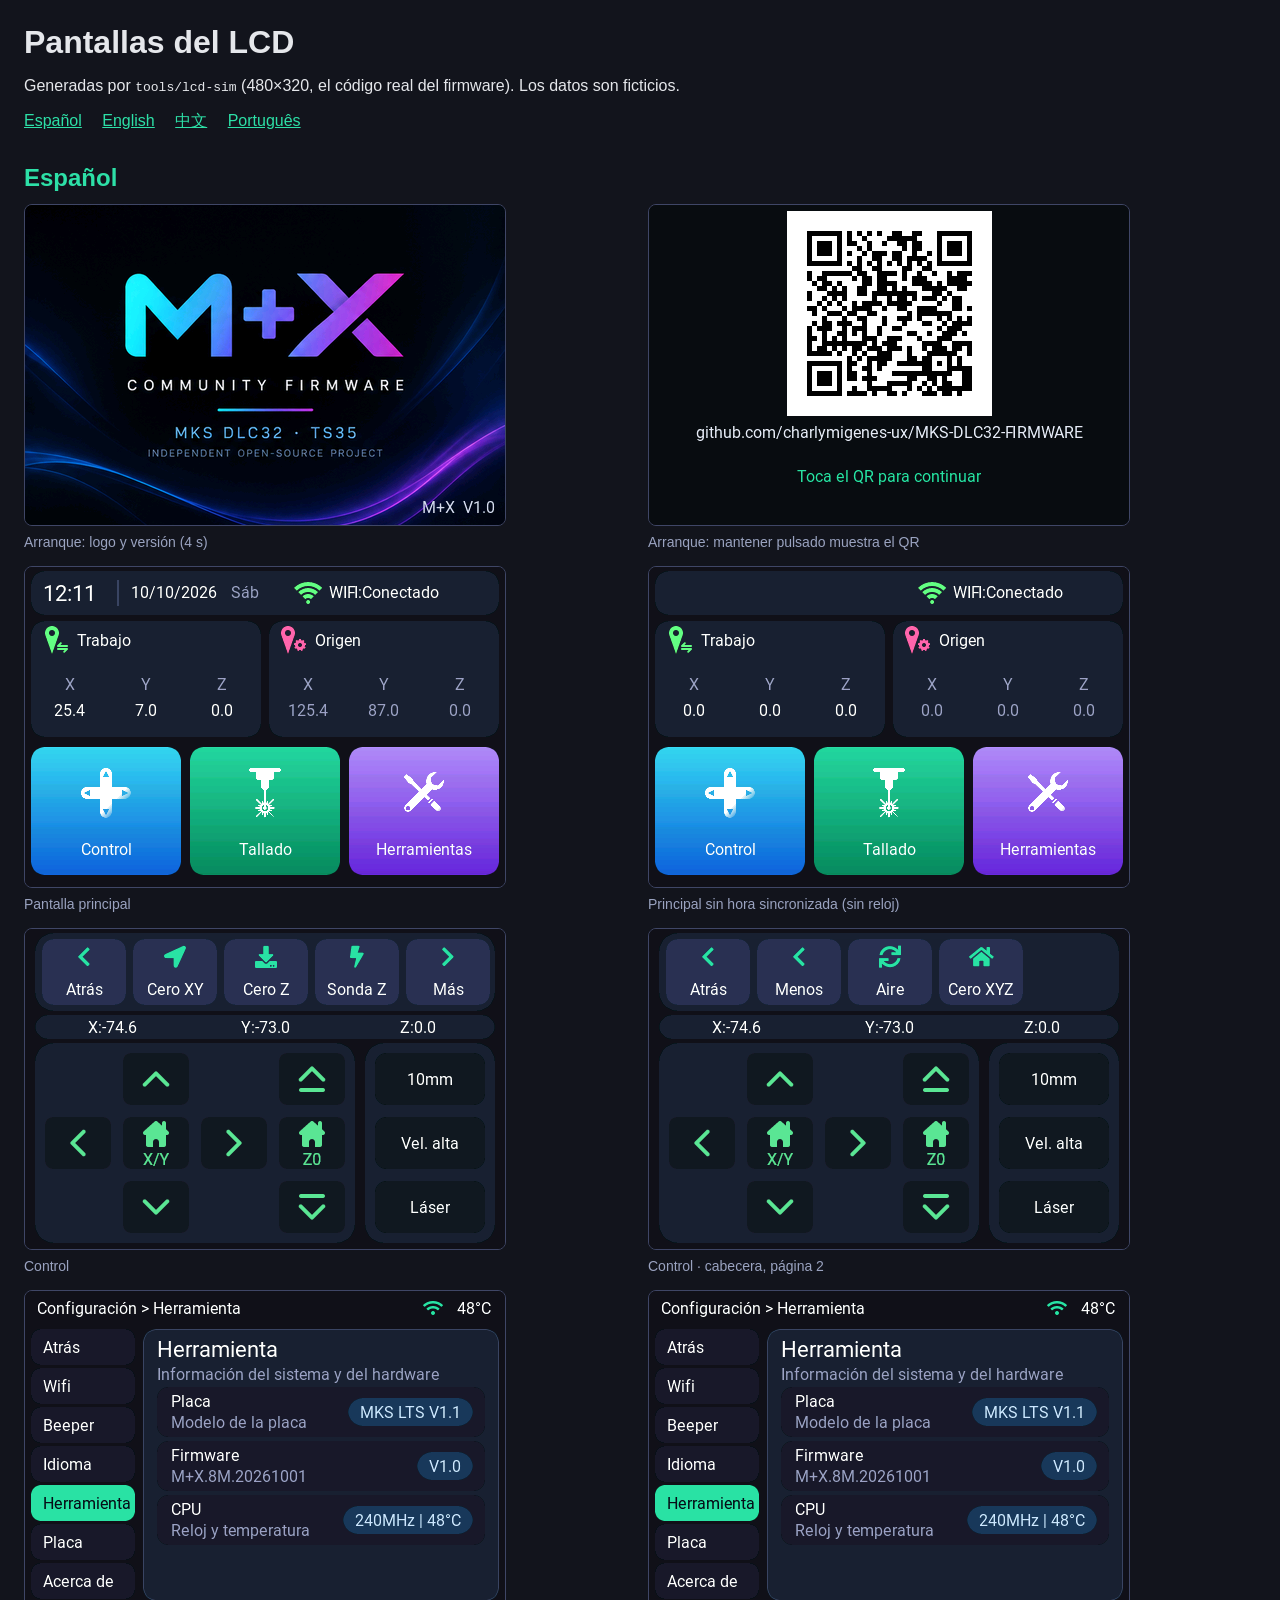
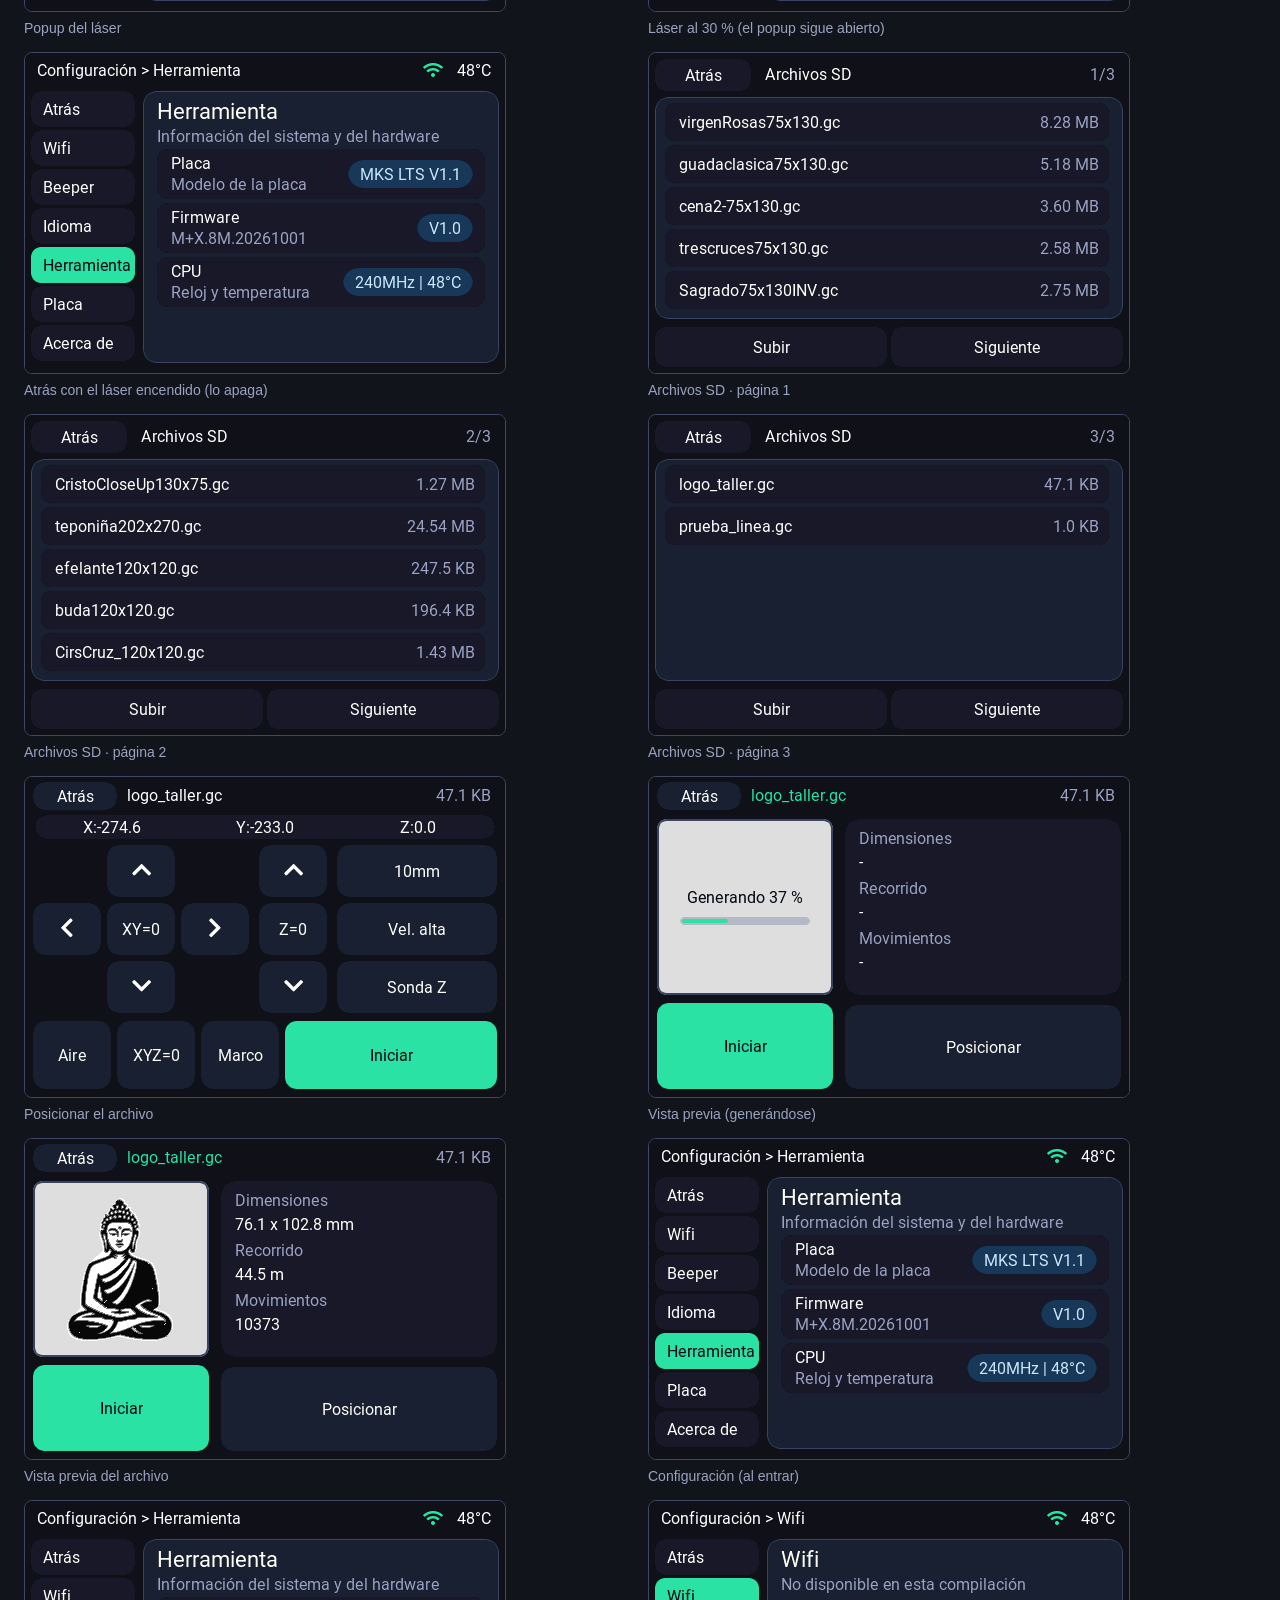
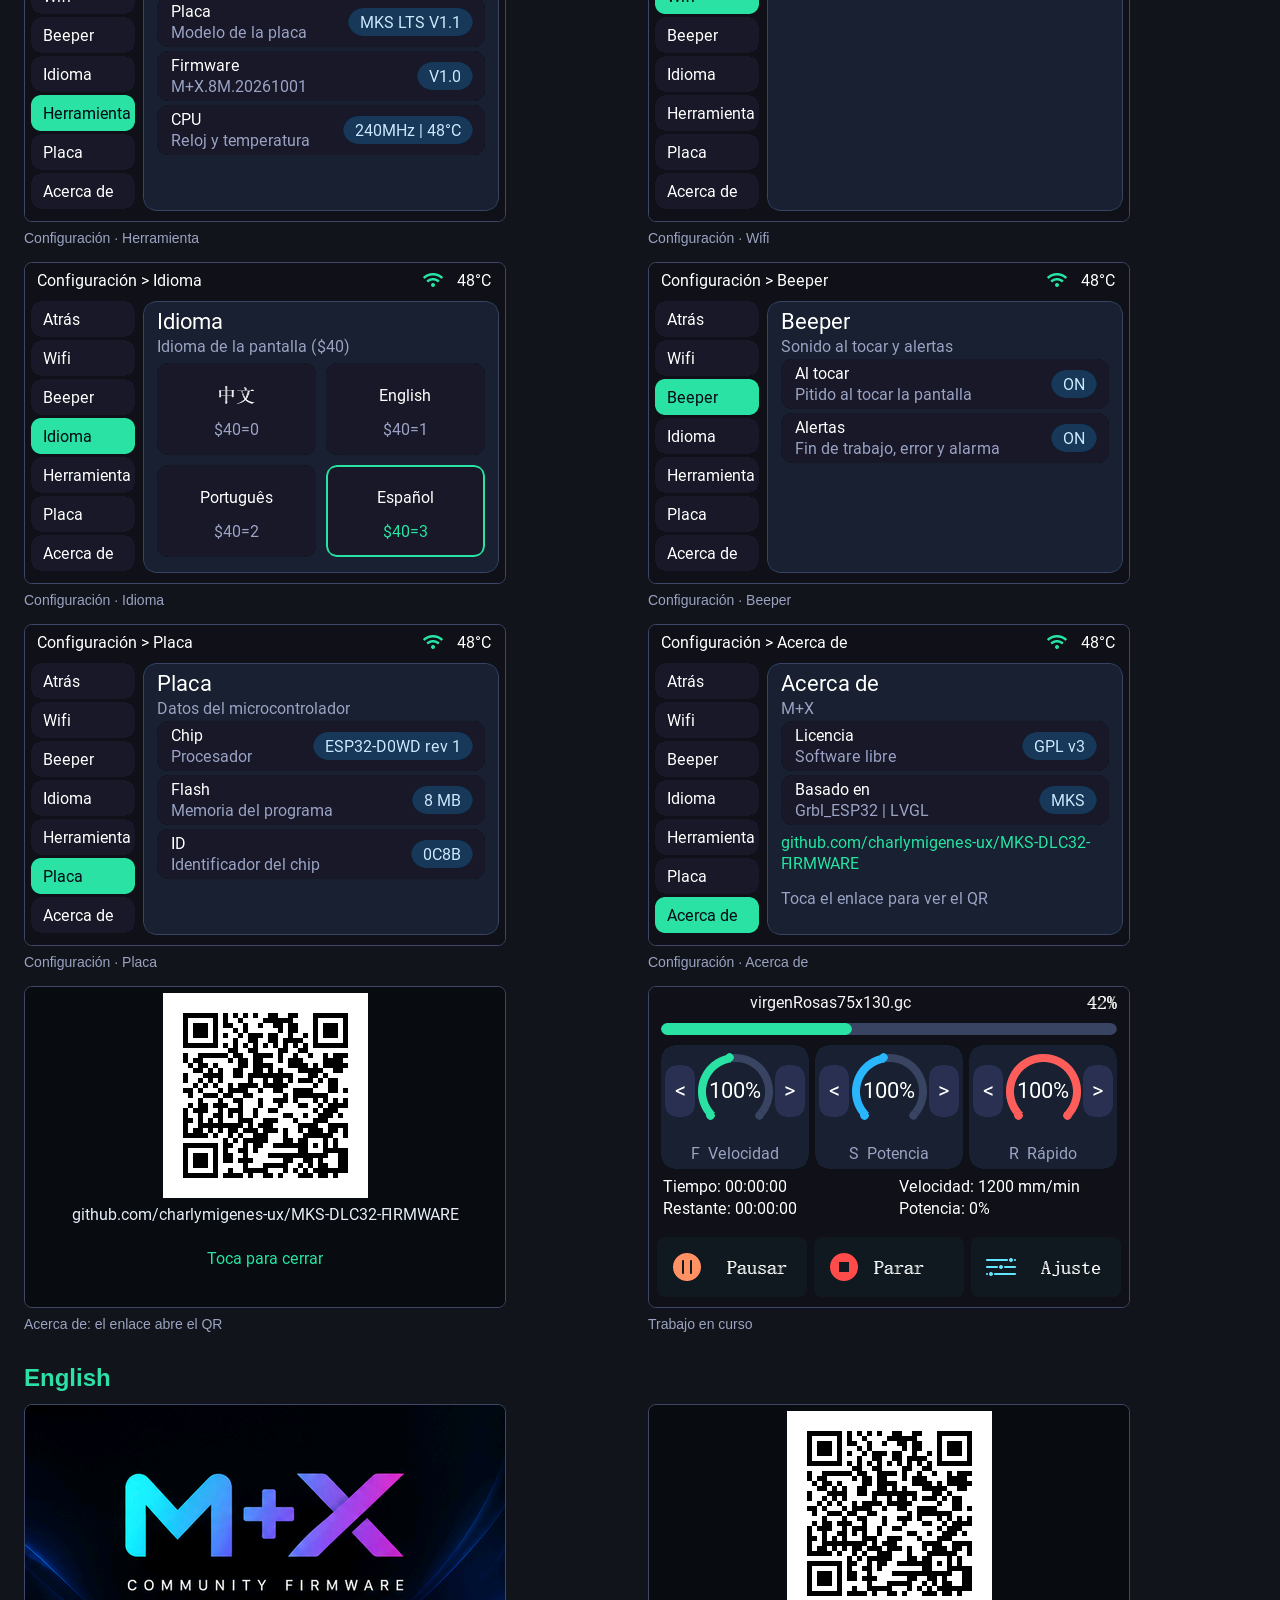
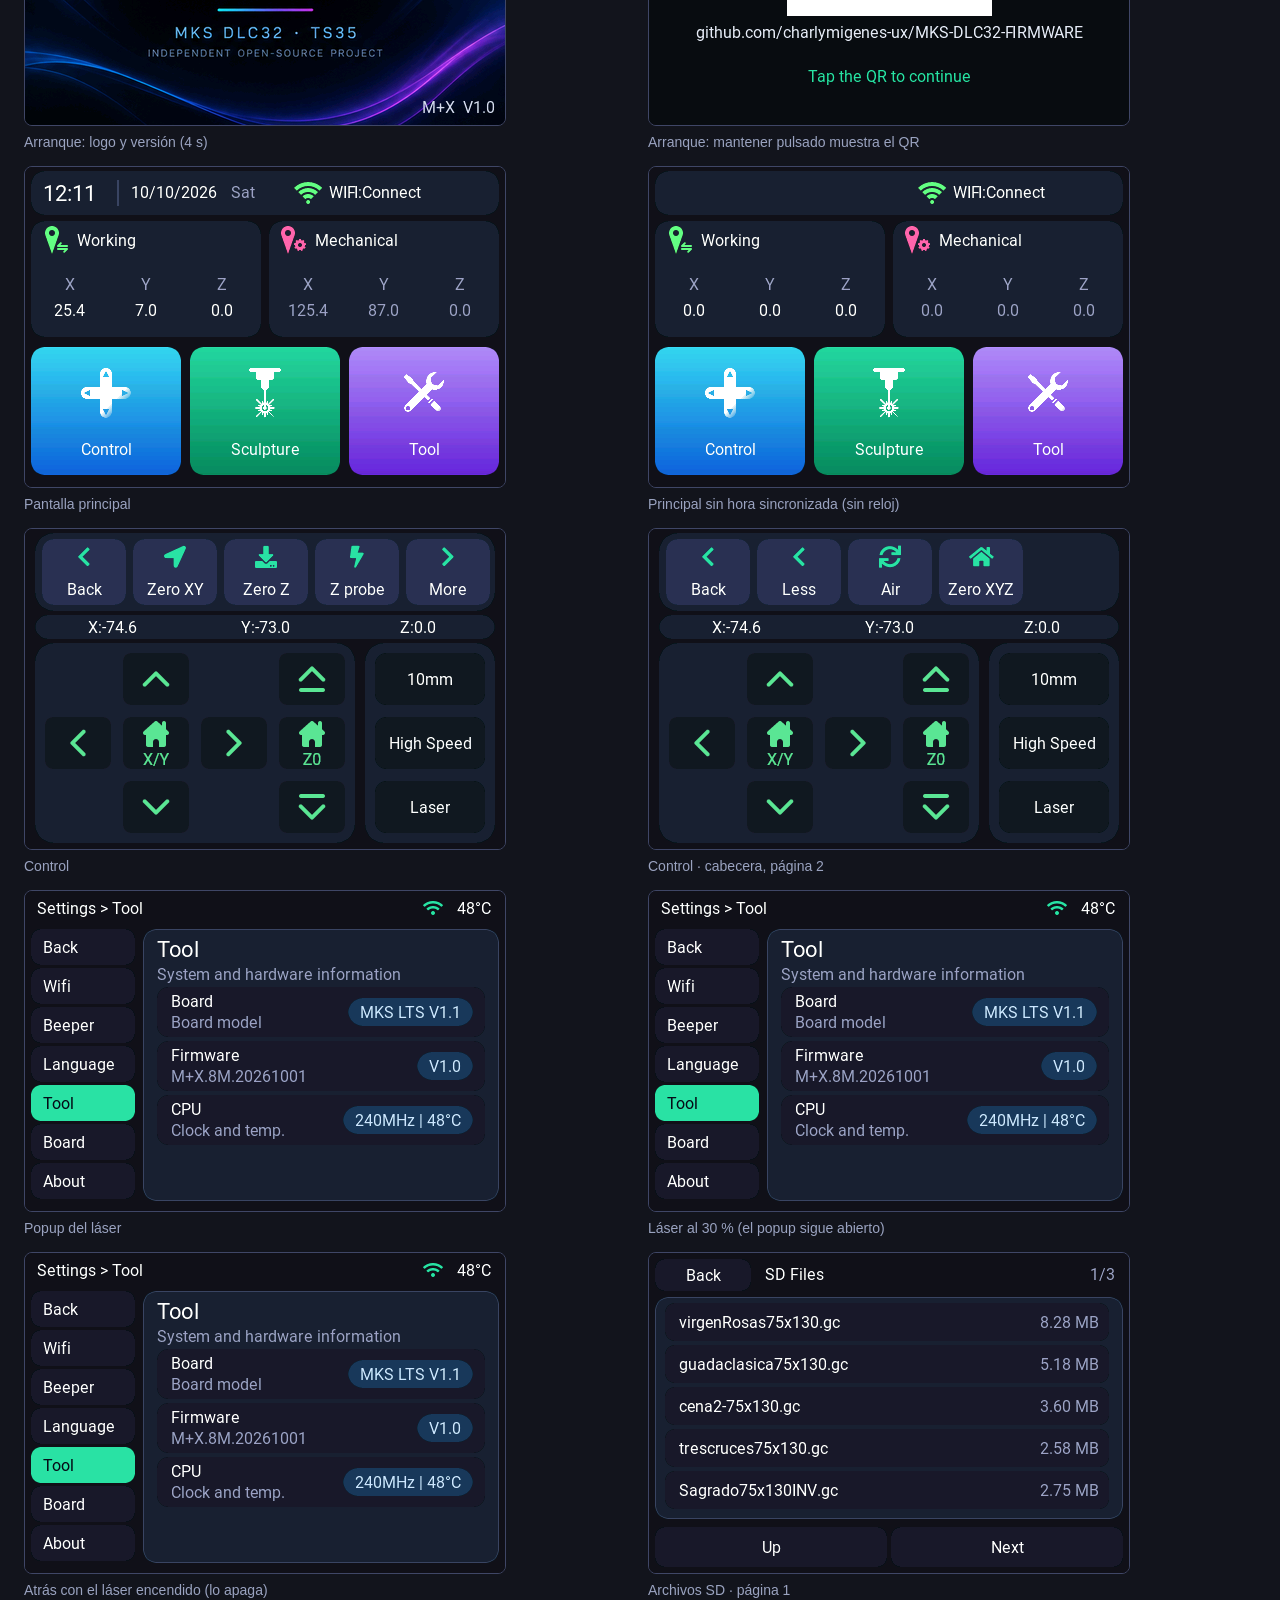
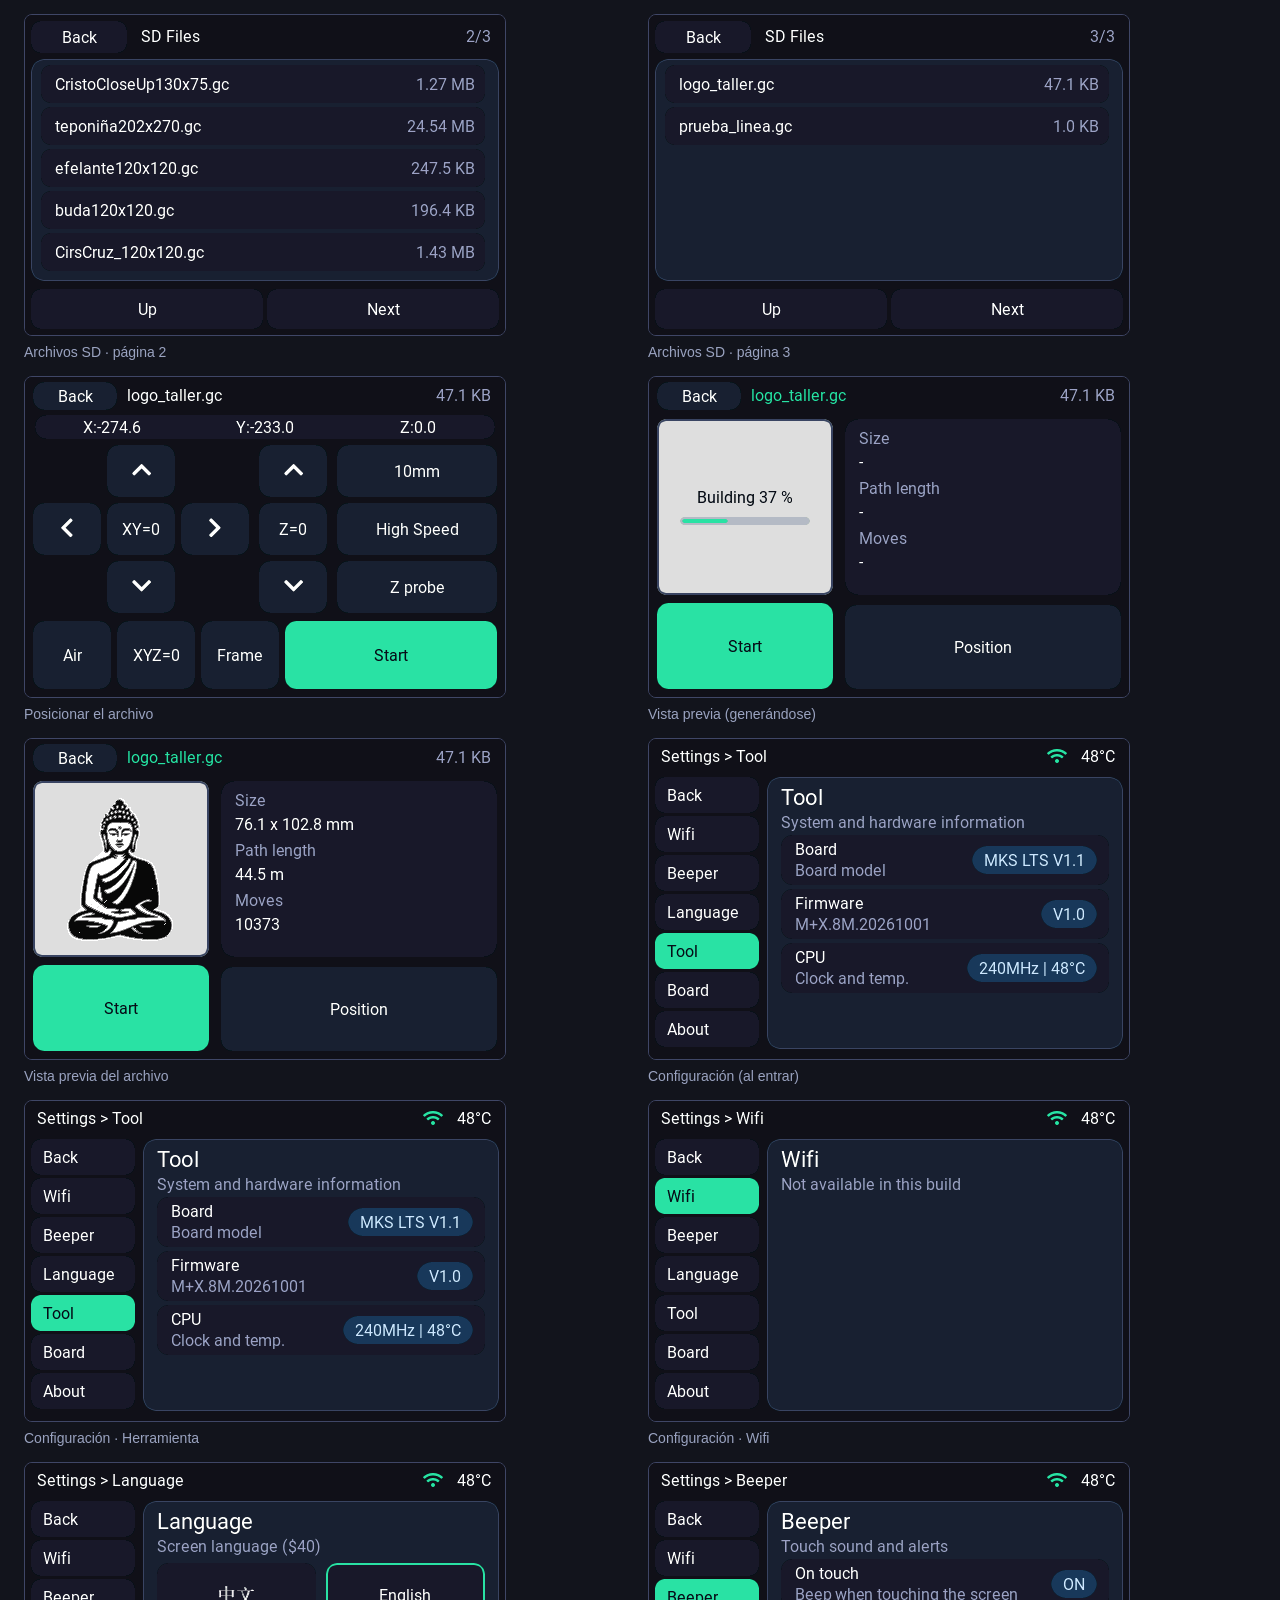
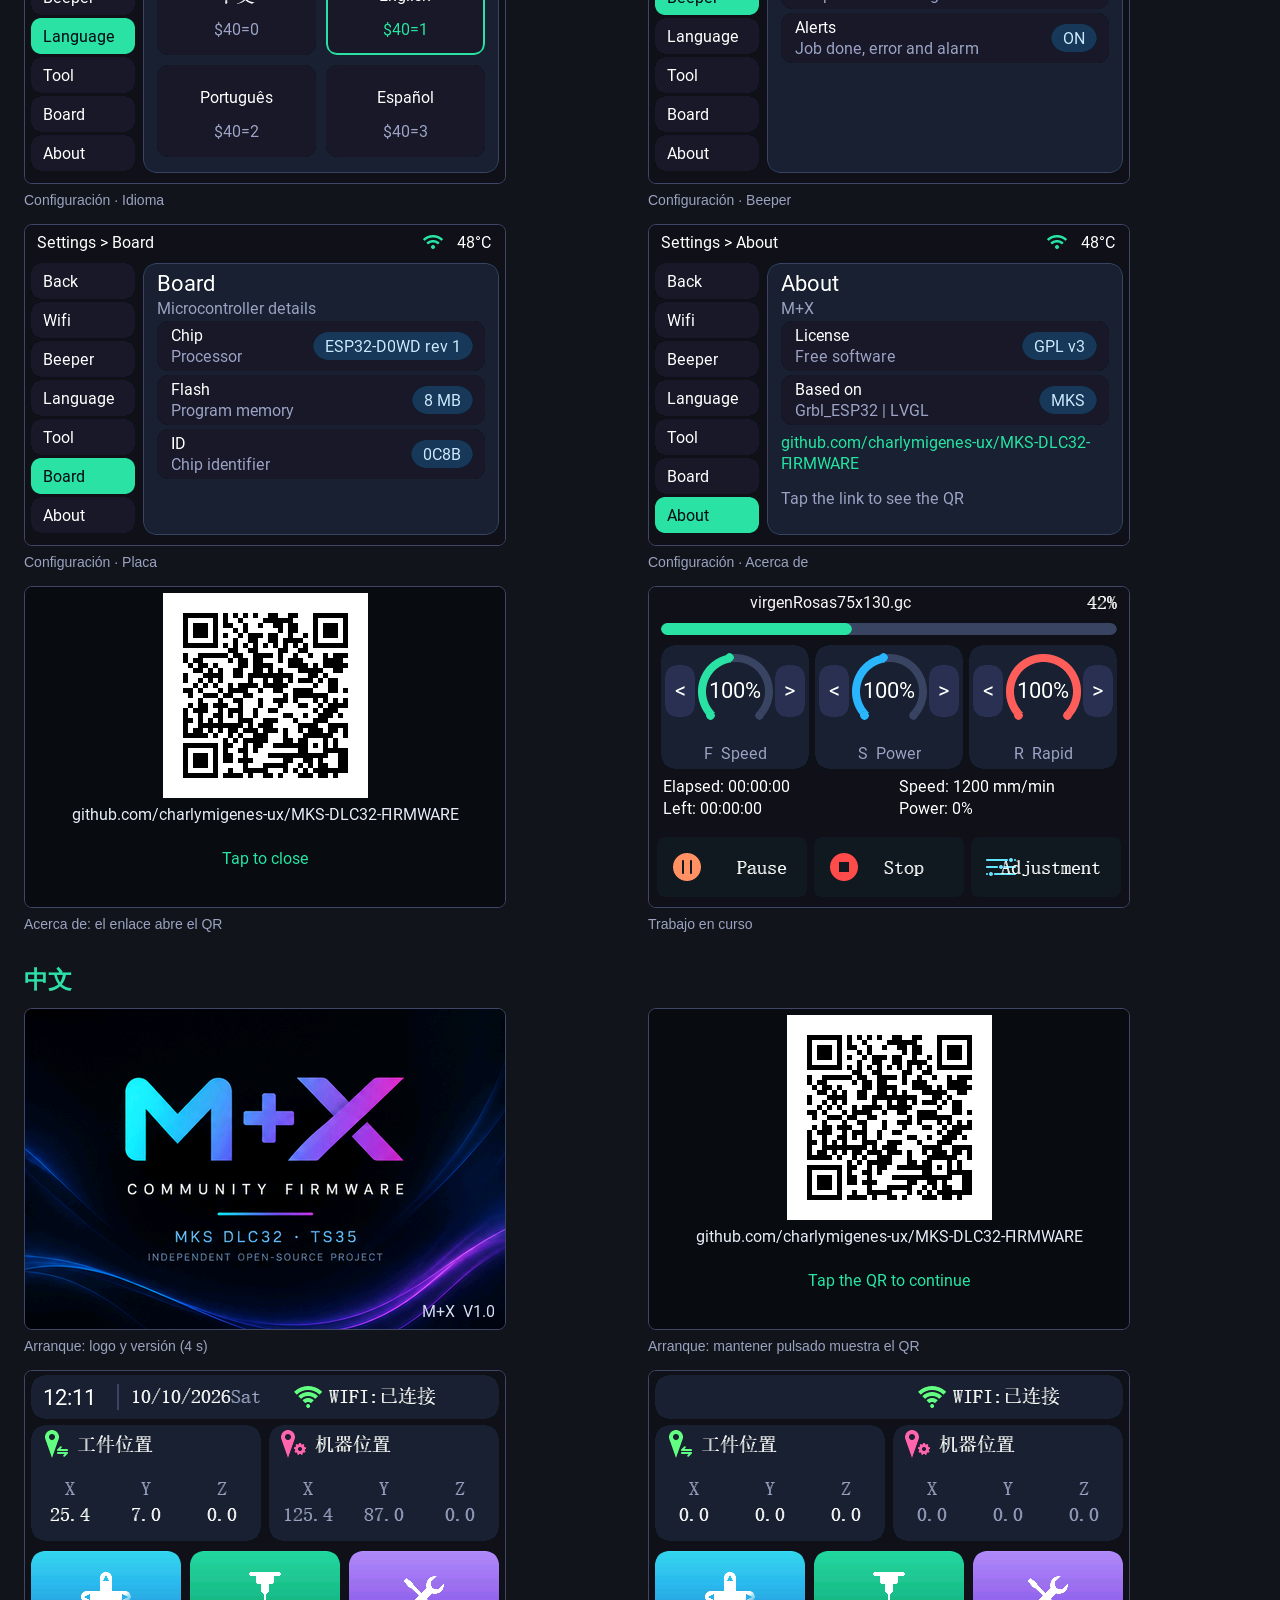
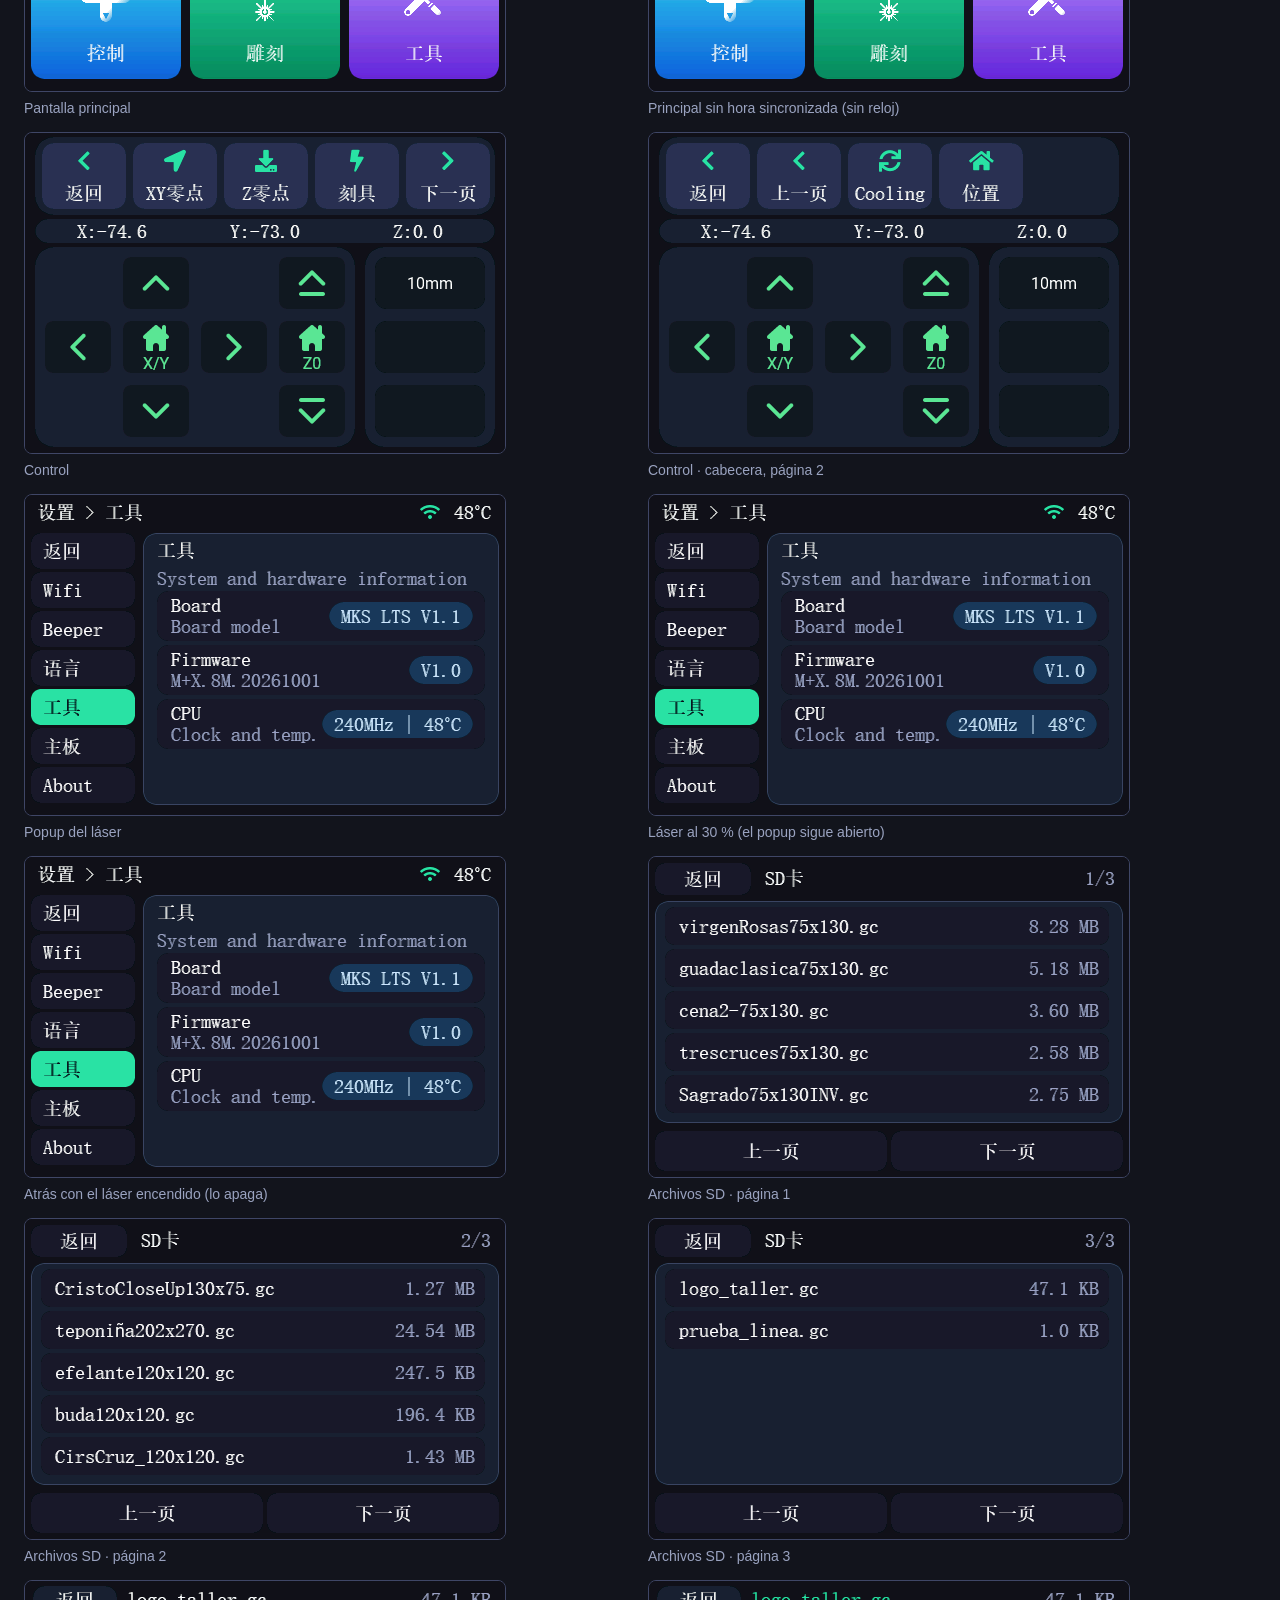
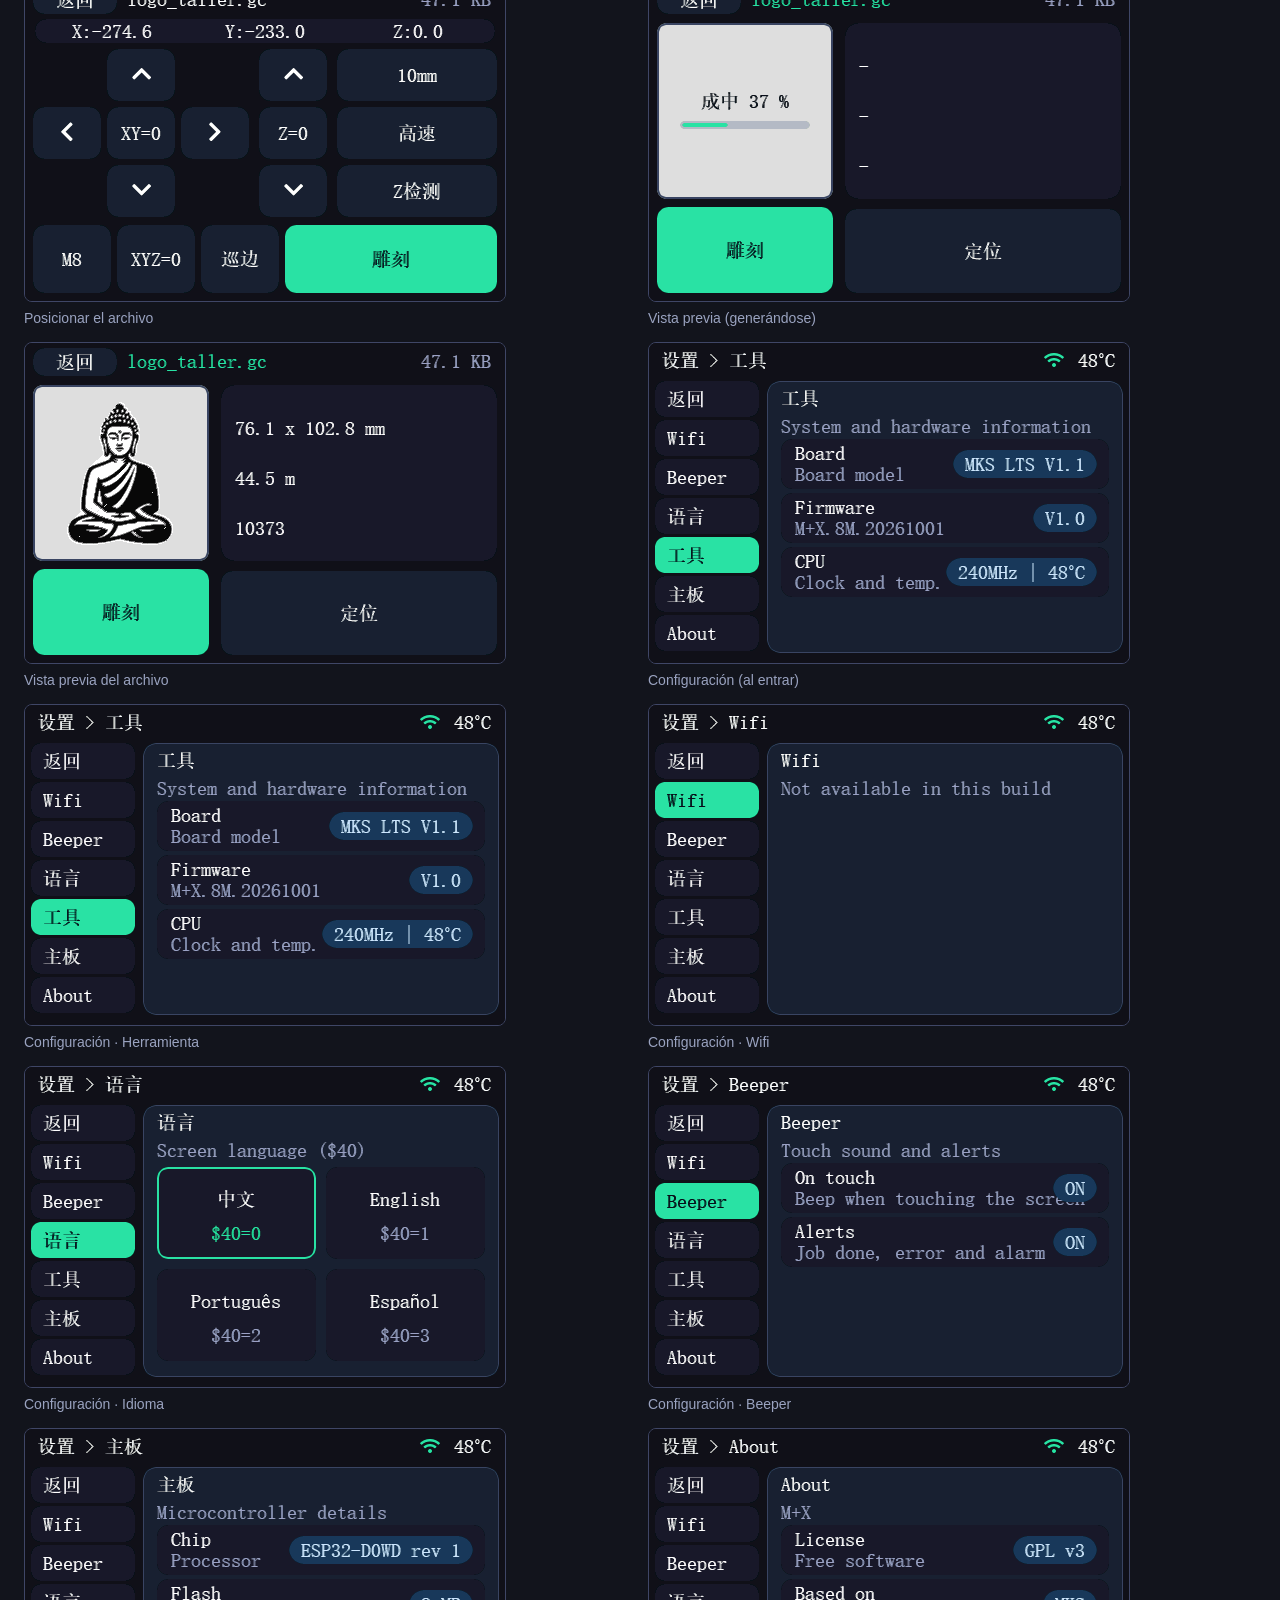
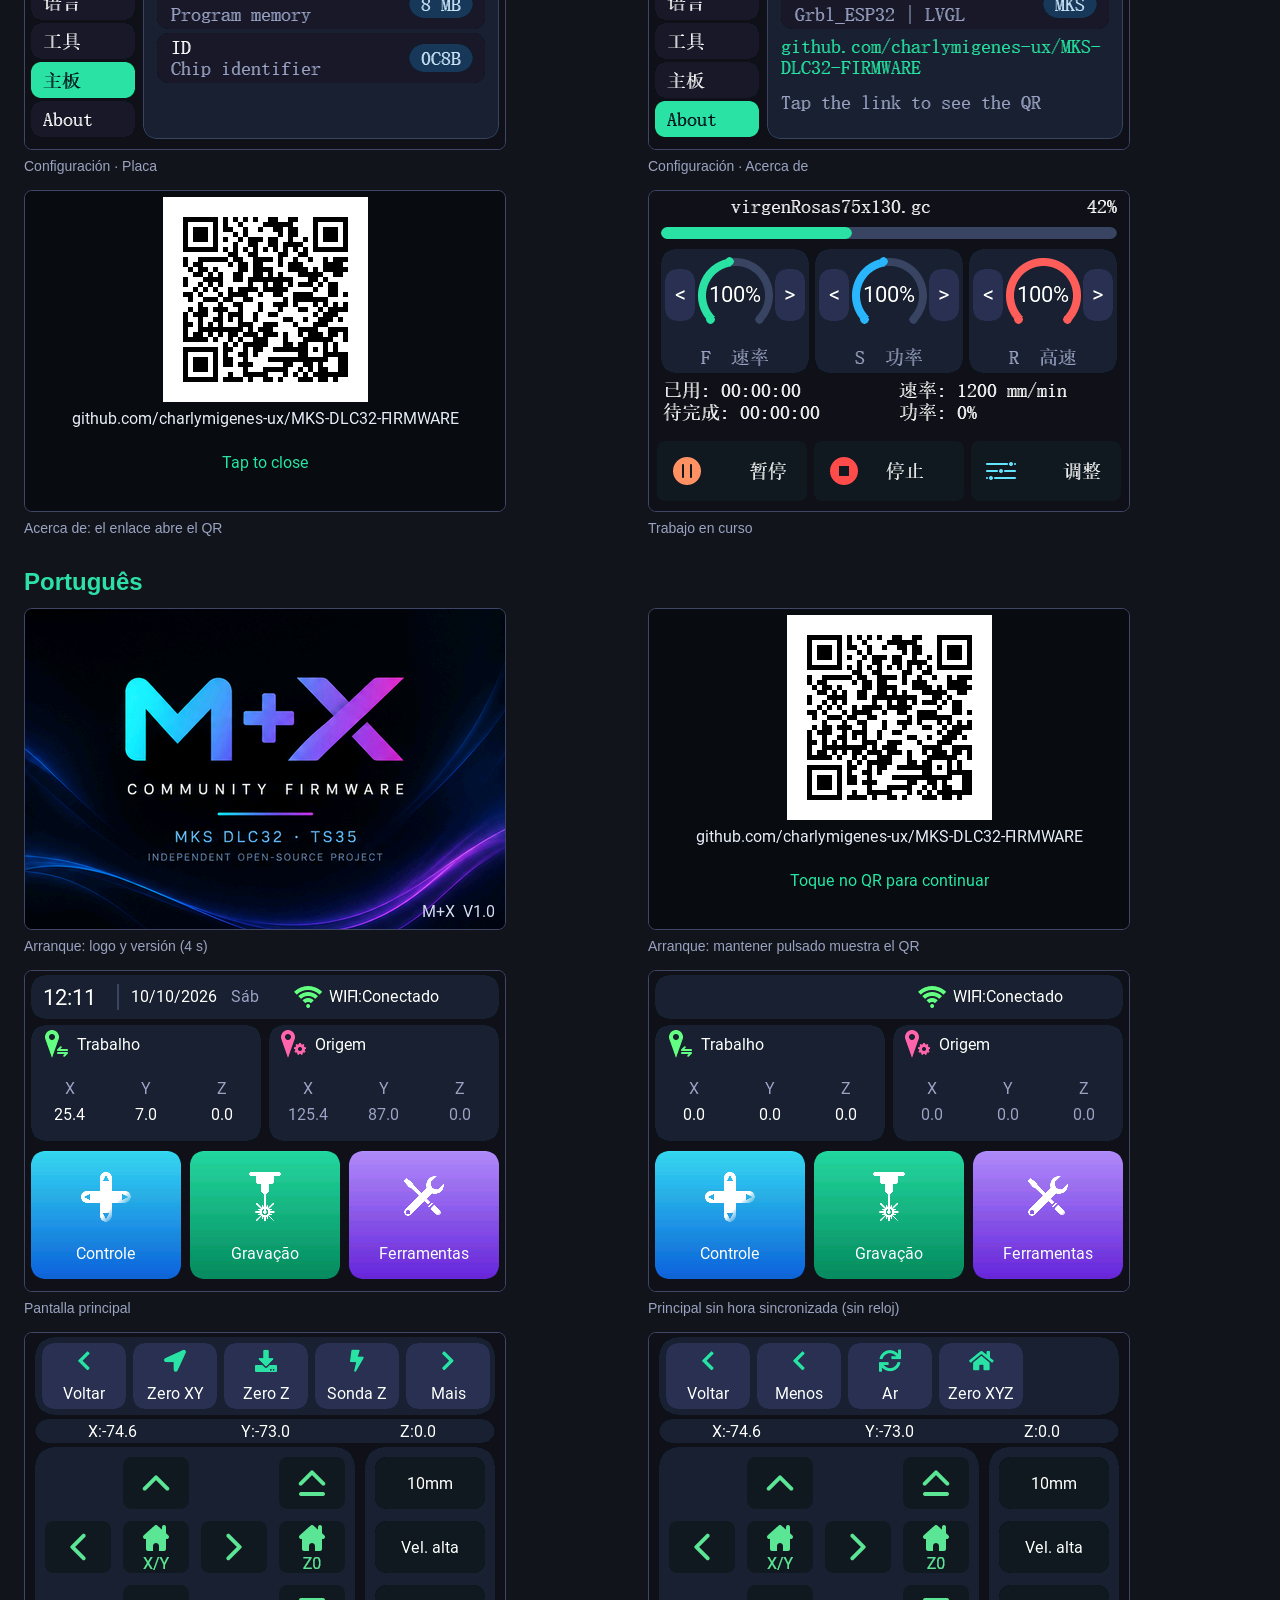
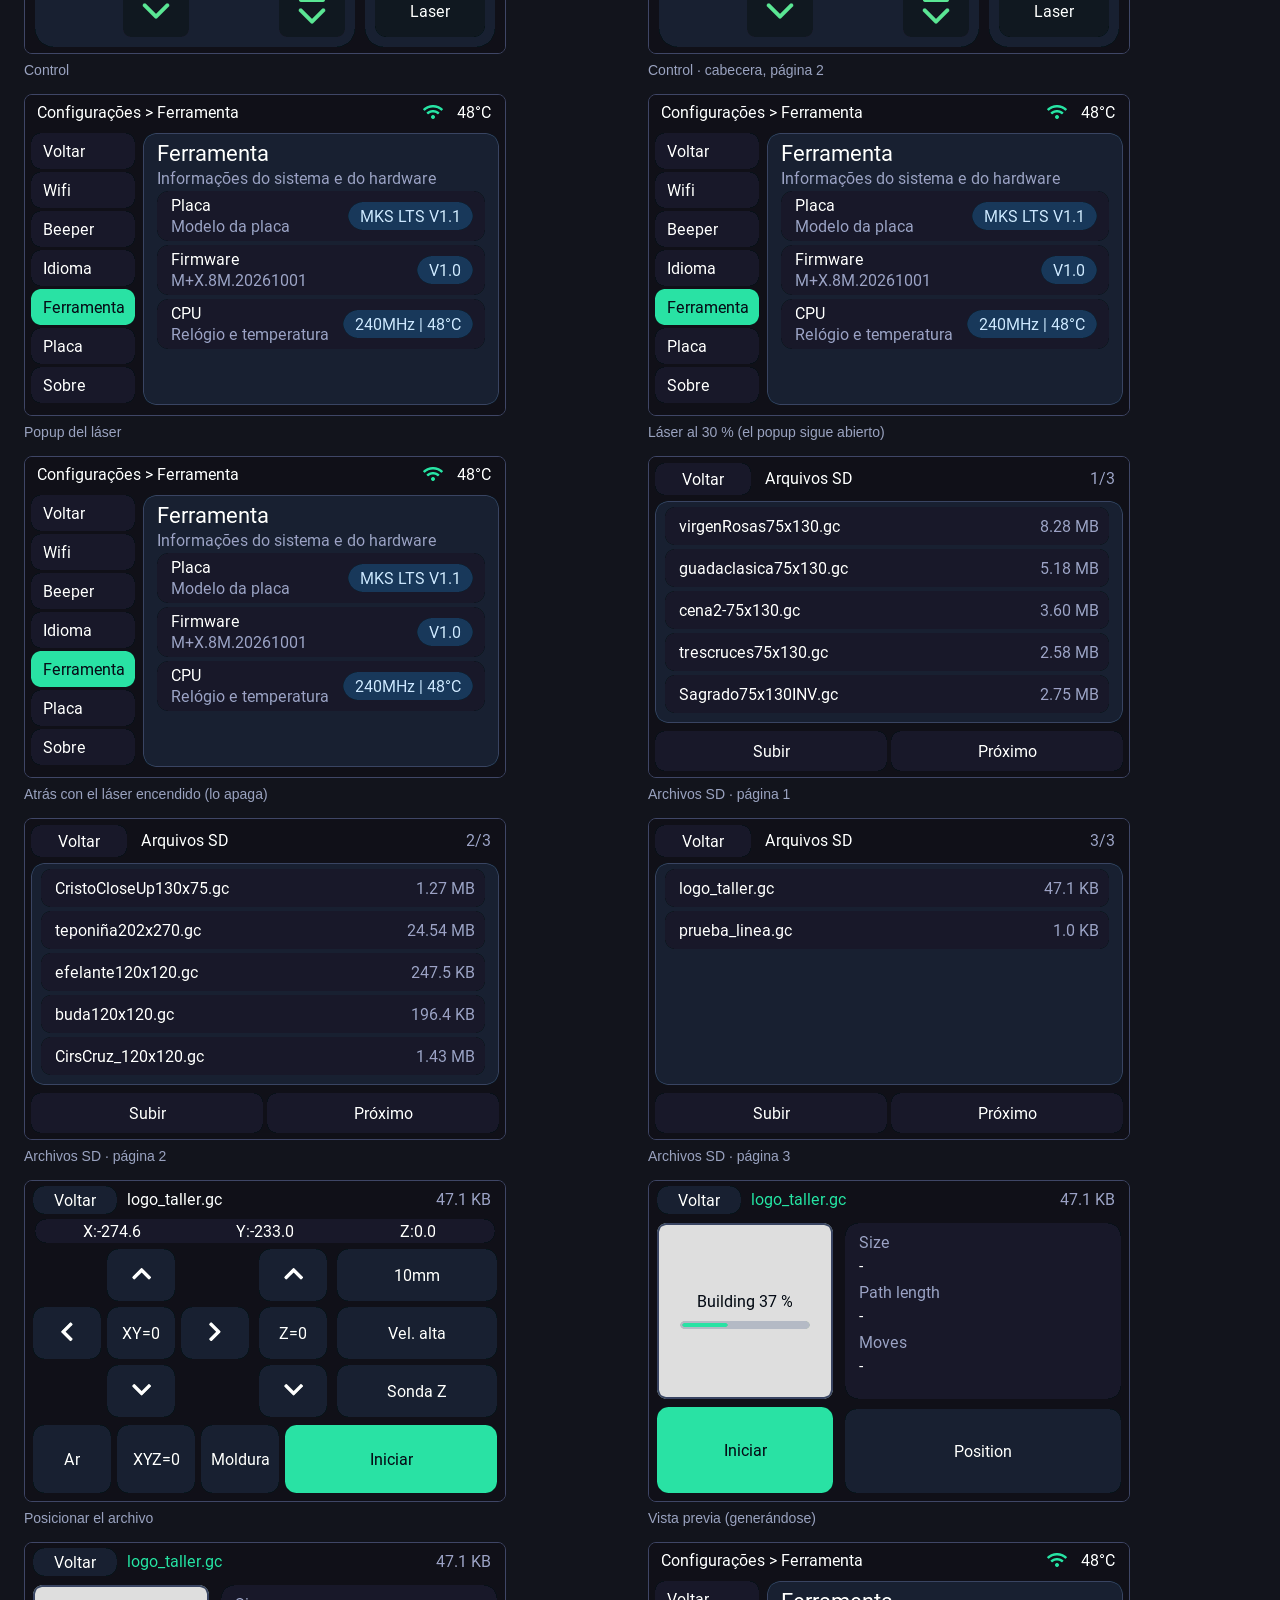
<file: docs/pantallas/index.html>
<!doctype html><html lang="es"><meta charset="utf-8"><title>Pantallas del LCD</title><style>body{font-family:sans-serif;background:#12141c;color:#e5e7eb;margin:0;padding:24px}h1{margin:0 0 4px}h2{margin:32px 0 12px;color:#2de0a7}.g{display:grid;grid-template-columns:repeat(auto-fill,minmax(480px,1fr));gap:16px}figure{margin:0}img{width:100%;max-width:480px;border-radius:8px;border:1px solid #3f4666}figcaption{font-size:14px;color:#9aa3c0;margin-top:4px}nav a{color:#2de0a7;margin-right:16px}</style><body><h1>Pantallas del LCD</h1><p>Generadas por <code>tools/lcd-sim</code> (480×320, el código real del firmware). Los datos son ficticios.</p><nav>
<a href="#es">Español</a>
<a href="#en">English</a>
<a href="#zh">中文</a>
<a href="#pt">Português</a>
</nav>
<h2 id="es">Español</h2><div class="g">
<figure><img src="es/00_logo.png" alt=""><figcaption>Arranque: logo y versión (4 s)</figcaption></figure>
<figure><img src="es/00b_arranque_qr.png" alt=""><figcaption>Arranque: mantener pulsado muestra el QR</figcaption></figure>
<figure><img src="es/01_principal.png" alt=""><figcaption>Pantalla principal</figcaption></figure>
<figure><img src="es/01b_principal_sin_hora.png" alt=""><figcaption>Principal sin hora sincronizada (sin reloj)</figcaption></figure>
<figure><img src="es/02_control.png" alt=""><figcaption>Control</figcaption></figure>
<figure><img src="es/02b_control_mas.png" alt=""><figcaption>Control · cabecera, página 2</figcaption></figure>
<figure><img src="es/03_laser_popup.png" alt=""><figcaption>Popup del láser</figcaption></figure>
<figure><img src="es/03b_laser_30.png" alt=""><figcaption>Láser al 30 % (el popup sigue abierto)</figcaption></figure>
<figure><img src="es/03c_laser_atras.png" alt=""><figcaption>Atrás con el láser encendido (lo apaga)</figcaption></figure>
<figure><img src="es/04_sd_pagina1.png" alt=""><figcaption>Archivos SD · página 1</figcaption></figure>
<figure><img src="es/05_sd_pagina2.png" alt=""><figcaption>Archivos SD · página 2</figcaption></figure>
<figure><img src="es/06_sd_pagina3.png" alt=""><figcaption>Archivos SD · página 3</figcaption></figure>
<figure><img src="es/07_archivo.png" alt=""><figcaption>Posicionar el archivo</figcaption></figure>
<figure><img src="es/07a_vista_generando.png" alt=""><figcaption>Vista previa (generándose)</figcaption></figure>
<figure><img src="es/07b_vista_previa.png" alt=""><figcaption>Vista previa del archivo</figcaption></figure>
<figure><img src="es/08_herramientas.png" alt=""><figcaption>Configuración (al entrar)</figcaption></figure>
<figure><img src="es/08b_herramienta.png" alt=""><figcaption>Configuración · Herramienta</figcaption></figure>
<figure><img src="es/09_wifi.png" alt=""><figcaption>Configuración · Wifi</figcaption></figure>
<figure><img src="es/10_idioma.png" alt=""><figcaption>Configuración · Idioma</figcaption></figure>
<figure><img src="es/11_beeper.png" alt=""><figcaption>Configuración · Beeper</figcaption></figure>
<figure><img src="es/12_placa.png" alt=""><figcaption>Configuración · Placa</figcaption></figure>
<figure><img src="es/13_acerca.png" alt=""><figcaption>Configuración · Acerca de</figcaption></figure>
<figure><img src="es/13b_acerca_qr.png" alt=""><figcaption>Acerca de: el enlace abre el QR</figcaption></figure>
<figure><img src="es/14_trabajo.png" alt=""><figcaption>Trabajo en curso</figcaption></figure>
</div>
<h2 id="en">English</h2><div class="g">
<figure><img src="en/00_logo.png" alt=""><figcaption>Arranque: logo y versión (4 s)</figcaption></figure>
<figure><img src="en/00b_arranque_qr.png" alt=""><figcaption>Arranque: mantener pulsado muestra el QR</figcaption></figure>
<figure><img src="en/01_principal.png" alt=""><figcaption>Pantalla principal</figcaption></figure>
<figure><img src="en/01b_principal_sin_hora.png" alt=""><figcaption>Principal sin hora sincronizada (sin reloj)</figcaption></figure>
<figure><img src="en/02_control.png" alt=""><figcaption>Control</figcaption></figure>
<figure><img src="en/02b_control_mas.png" alt=""><figcaption>Control · cabecera, página 2</figcaption></figure>
<figure><img src="en/03_laser_popup.png" alt=""><figcaption>Popup del láser</figcaption></figure>
<figure><img src="en/03b_laser_30.png" alt=""><figcaption>Láser al 30 % (el popup sigue abierto)</figcaption></figure>
<figure><img src="en/03c_laser_atras.png" alt=""><figcaption>Atrás con el láser encendido (lo apaga)</figcaption></figure>
<figure><img src="en/04_sd_pagina1.png" alt=""><figcaption>Archivos SD · página 1</figcaption></figure>
<figure><img src="en/05_sd_pagina2.png" alt=""><figcaption>Archivos SD · página 2</figcaption></figure>
<figure><img src="en/06_sd_pagina3.png" alt=""><figcaption>Archivos SD · página 3</figcaption></figure>
<figure><img src="en/07_archivo.png" alt=""><figcaption>Posicionar el archivo</figcaption></figure>
<figure><img src="en/07a_vista_generando.png" alt=""><figcaption>Vista previa (generándose)</figcaption></figure>
<figure><img src="en/07b_vista_previa.png" alt=""><figcaption>Vista previa del archivo</figcaption></figure>
<figure><img src="en/08_herramientas.png" alt=""><figcaption>Configuración (al entrar)</figcaption></figure>
<figure><img src="en/08b_herramienta.png" alt=""><figcaption>Configuración · Herramienta</figcaption></figure>
<figure><img src="en/09_wifi.png" alt=""><figcaption>Configuración · Wifi</figcaption></figure>
<figure><img src="en/10_idioma.png" alt=""><figcaption>Configuración · Idioma</figcaption></figure>
<figure><img src="en/11_beeper.png" alt=""><figcaption>Configuración · Beeper</figcaption></figure>
<figure><img src="en/12_placa.png" alt=""><figcaption>Configuración · Placa</figcaption></figure>
<figure><img src="en/13_acerca.png" alt=""><figcaption>Configuración · Acerca de</figcaption></figure>
<figure><img src="en/13b_acerca_qr.png" alt=""><figcaption>Acerca de: el enlace abre el QR</figcaption></figure>
<figure><img src="en/14_trabajo.png" alt=""><figcaption>Trabajo en curso</figcaption></figure>
</div>
<h2 id="zh">中文</h2><div class="g">
<figure><img src="zh/00_logo.png" alt=""><figcaption>Arranque: logo y versión (4 s)</figcaption></figure>
<figure><img src="zh/00b_arranque_qr.png" alt=""><figcaption>Arranque: mantener pulsado muestra el QR</figcaption></figure>
<figure><img src="zh/01_principal.png" alt=""><figcaption>Pantalla principal</figcaption></figure>
<figure><img src="zh/01b_principal_sin_hora.png" alt=""><figcaption>Principal sin hora sincronizada (sin reloj)</figcaption></figure>
<figure><img src="zh/02_control.png" alt=""><figcaption>Control</figcaption></figure>
<figure><img src="zh/02b_control_mas.png" alt=""><figcaption>Control · cabecera, página 2</figcaption></figure>
<figure><img src="zh/03_laser_popup.png" alt=""><figcaption>Popup del láser</figcaption></figure>
<figure><img src="zh/03b_laser_30.png" alt=""><figcaption>Láser al 30 % (el popup sigue abierto)</figcaption></figure>
<figure><img src="zh/03c_laser_atras.png" alt=""><figcaption>Atrás con el láser encendido (lo apaga)</figcaption></figure>
<figure><img src="zh/04_sd_pagina1.png" alt=""><figcaption>Archivos SD · página 1</figcaption></figure>
<figure><img src="zh/05_sd_pagina2.png" alt=""><figcaption>Archivos SD · página 2</figcaption></figure>
<figure><img src="zh/06_sd_pagina3.png" alt=""><figcaption>Archivos SD · página 3</figcaption></figure>
<figure><img src="zh/07_archivo.png" alt=""><figcaption>Posicionar el archivo</figcaption></figure>
<figure><img src="zh/07a_vista_generando.png" alt=""><figcaption>Vista previa (generándose)</figcaption></figure>
<figure><img src="zh/07b_vista_previa.png" alt=""><figcaption>Vista previa del archivo</figcaption></figure>
<figure><img src="zh/08_herramientas.png" alt=""><figcaption>Configuración (al entrar)</figcaption></figure>
<figure><img src="zh/08b_herramienta.png" alt=""><figcaption>Configuración · Herramienta</figcaption></figure>
<figure><img src="zh/09_wifi.png" alt=""><figcaption>Configuración · Wifi</figcaption></figure>
<figure><img src="zh/10_idioma.png" alt=""><figcaption>Configuración · Idioma</figcaption></figure>
<figure><img src="zh/11_beeper.png" alt=""><figcaption>Configuración · Beeper</figcaption></figure>
<figure><img src="zh/12_placa.png" alt=""><figcaption>Configuración · Placa</figcaption></figure>
<figure><img src="zh/13_acerca.png" alt=""><figcaption>Configuración · Acerca de</figcaption></figure>
<figure><img src="zh/13b_acerca_qr.png" alt=""><figcaption>Acerca de: el enlace abre el QR</figcaption></figure>
<figure><img src="zh/14_trabajo.png" alt=""><figcaption>Trabajo en curso</figcaption></figure>
</div>
<h2 id="pt">Português</h2><div class="g">
<figure><img src="pt/00_logo.png" alt=""><figcaption>Arranque: logo y versión (4 s)</figcaption></figure>
<figure><img src="pt/00b_arranque_qr.png" alt=""><figcaption>Arranque: mantener pulsado muestra el QR</figcaption></figure>
<figure><img src="pt/01_principal.png" alt=""><figcaption>Pantalla principal</figcaption></figure>
<figure><img src="pt/01b_principal_sin_hora.png" alt=""><figcaption>Principal sin hora sincronizada (sin reloj)</figcaption></figure>
<figure><img src="pt/02_control.png" alt=""><figcaption>Control</figcaption></figure>
<figure><img src="pt/02b_control_mas.png" alt=""><figcaption>Control · cabecera, página 2</figcaption></figure>
<figure><img src="pt/03_laser_popup.png" alt=""><figcaption>Popup del láser</figcaption></figure>
<figure><img src="pt/03b_laser_30.png" alt=""><figcaption>Láser al 30 % (el popup sigue abierto)</figcaption></figure>
<figure><img src="pt/03c_laser_atras.png" alt=""><figcaption>Atrás con el láser encendido (lo apaga)</figcaption></figure>
<figure><img src="pt/04_sd_pagina1.png" alt=""><figcaption>Archivos SD · página 1</figcaption></figure>
<figure><img src="pt/05_sd_pagina2.png" alt=""><figcaption>Archivos SD · página 2</figcaption></figure>
<figure><img src="pt/06_sd_pagina3.png" alt=""><figcaption>Archivos SD · página 3</figcaption></figure>
<figure><img src="pt/07_archivo.png" alt=""><figcaption>Posicionar el archivo</figcaption></figure>
<figure><img src="pt/07a_vista_generando.png" alt=""><figcaption>Vista previa (generándose)</figcaption></figure>
<figure><img src="pt/07b_vista_previa.png" alt=""><figcaption>Vista previa del archivo</figcaption></figure>
<figure><img src="pt/08_herramientas.png" alt=""><figcaption>Configuración (al entrar)</figcaption></figure>
<figure><img src="pt/08b_herramienta.png" alt=""><figcaption>Configuración · Herramienta</figcaption></figure>
<figure><img src="pt/09_wifi.png" alt=""><figcaption>Configuración · Wifi</figcaption></figure>
<figure><img src="pt/10_idioma.png" alt=""><figcaption>Configuración · Idioma</figcaption></figure>
<figure><img src="pt/11_beeper.png" alt=""><figcaption>Configuración · Beeper</figcaption></figure>
<figure><img src="pt/12_placa.png" alt=""><figcaption>Configuración · Placa</figcaption></figure>
<figure><img src="pt/13_acerca.png" alt=""><figcaption>Configuración · Acerca de</figcaption></figure>
<figure><img src="pt/13b_acerca_qr.png" alt=""><figcaption>Acerca de: el enlace abre el QR</figcaption></figure>
<figure><img src="pt/14_trabajo.png" alt=""><figcaption>Trabajo en curso</figcaption></figure>
</div>
</body></html>
</file>
